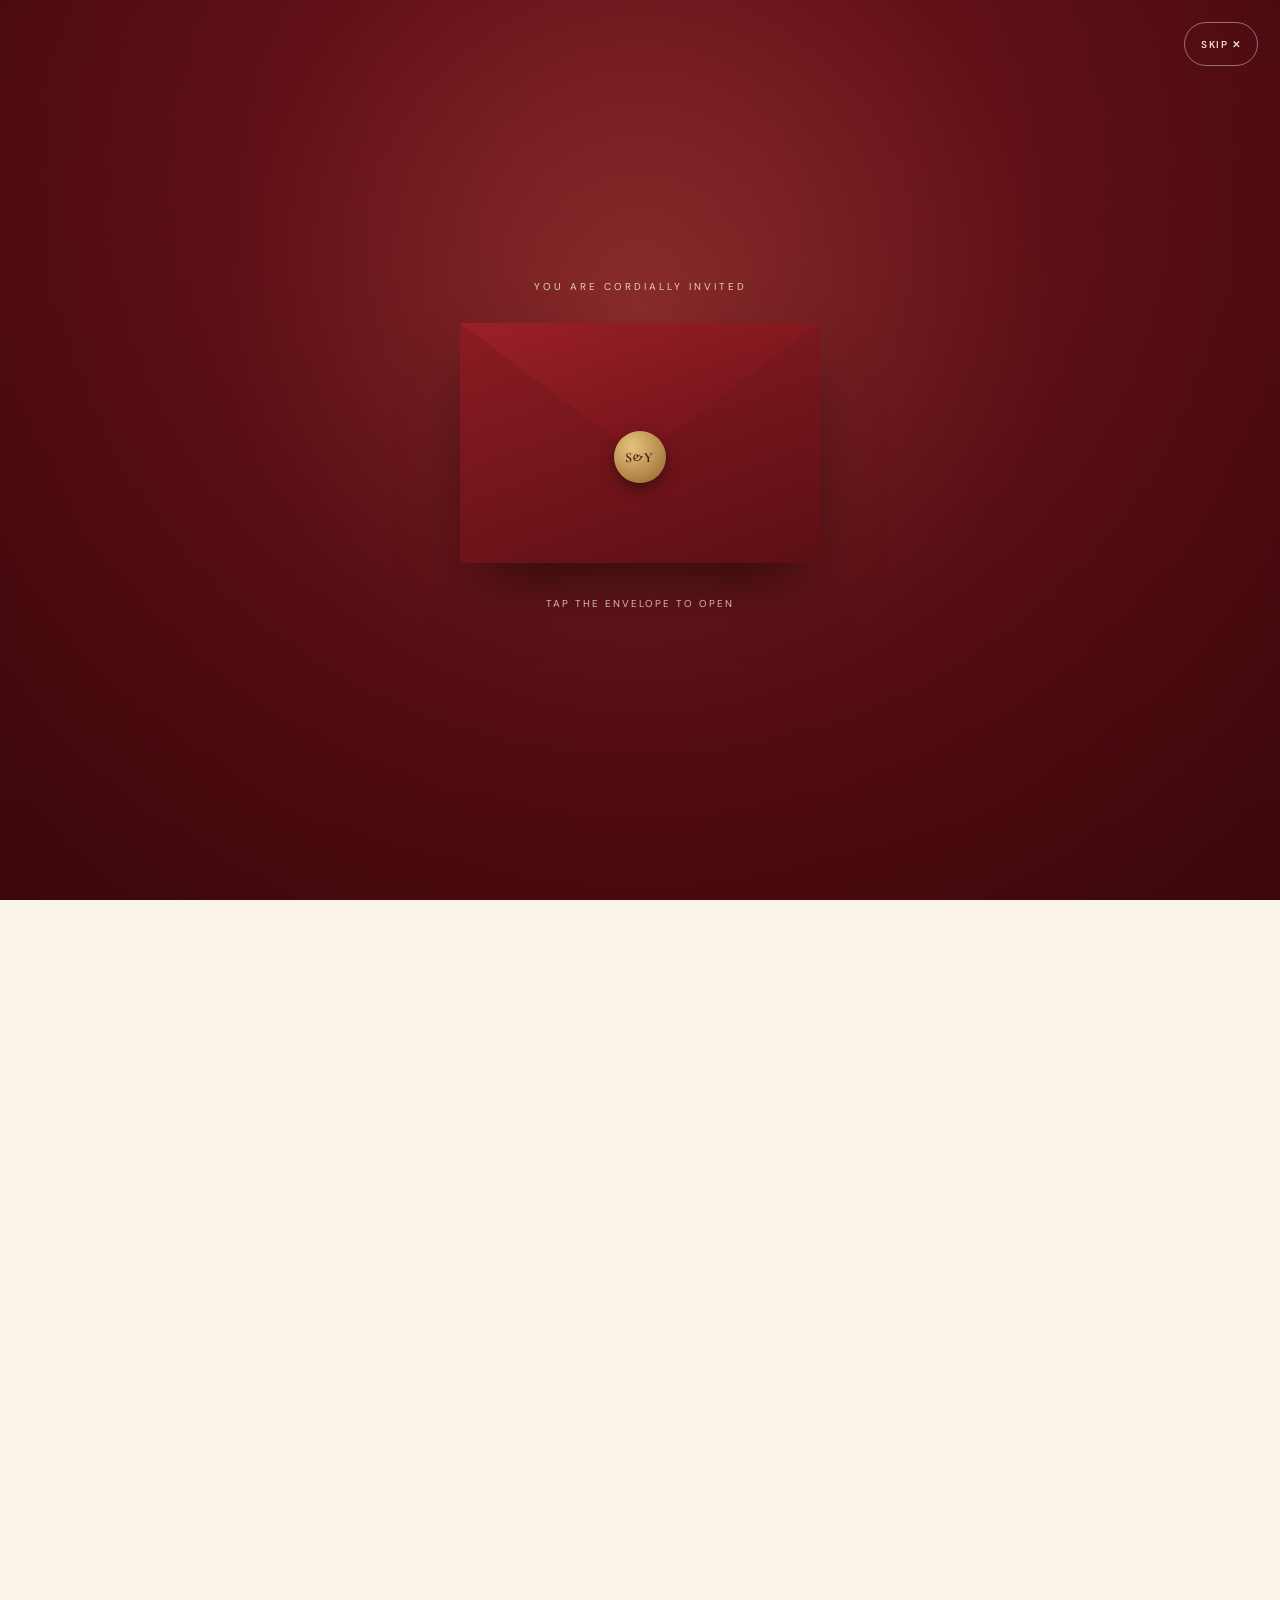
<file: index.html>
<!DOCTYPE html>
<html lang="en" class="gate-lock">
<head>
  <meta charset="UTF-8" />
  <meta name="viewport" content="width=device-width, initial-scale=1.0, viewport-fit=cover" />
  <meta name="theme-color" content="#6b1420" />
  <meta name="description" content="The wedding celebration of Sarwam & Yashna - 14 to 15 November 2026." />
  <title>Sarwam & Yashna - A Celebration of Love</title>
  <link rel="icon" href="assets/favicon.svg" type="image/svg+xml" />
  <link rel="apple-touch-icon" href="assets/favicon.svg" />
  <link rel="preload" href="styles.css" as="style">
  <link rel="stylesheet" href="styles.css">
  <link rel="preload" href="assets/hero-mandala-ring.svg" as="image" type="image/svg+xml">
  <link rel="preconnect" href="https://fonts.googleapis.com">
  <link rel="preconnect" href="https://fonts.gstatic.com" crossorigin>
  <link rel="preload" as="style" href="https://fonts.googleapis.com/css2?family=Cormorant+Garamond:ital,wght@0,400;0,500;0,600;1,400&family=DM+Sans:wght@400;500;600&family=Italiana&family=Tiro+Devanagari+Marathi&display=swap" onload="this.onload=null;this.rel='stylesheet'">
  <noscript><link rel="stylesheet" href="https://fonts.googleapis.com/css2?family=Cormorant+Garamond:ital,wght@0,400;0,500;0,600;1,400&family=DM+Sans:wght@400;500;600&family=Italiana&family=Tiro+Devanagari+Marathi&display=swap"></noscript>
  <style>
    html.gate-lock,body.gate-lock{overflow:hidden;height:100%;height:100dvh}
    .hero{min-height:100dvh;background:linear-gradient(180deg,#3a080e,#6b1420);color:#fff}
    .hero-frame{position:relative;width:min(800px,100vw);aspect-ratio:1;margin:0 auto}
    .hero-logo{position:absolute;top:50%;left:50%;transform:translate(-50%,-50%)}
    @media (max-width:800px){.hero-frame{width:100vw;max-width:none}}
  </style>
  <script>
    if ("scrollRestoration" in history) history.scrollRestoration = "manual";
    if (location.hash) history.replaceState(null, "", location.pathname + location.search);
    scrollTo(0, 0);
  </script>
</head>
<body class="gate-lock">
  <div class="gate" id="gate">
    <div class="gate-bg" aria-hidden="true"></div>
    <button class="gate-skip" id="gateSkip" type="button">Skip ✕</button>
    <div class="gate-inner">
      <p class="gate-eyebrow">You are cordially invited</p>
      <div class="envelope" id="envelope" role="button" tabindex="0" aria-expanded="false" aria-label="Open your wedding invitation">
        <div class="env-body"></div>
        <div class="env-flap"></div>
        <div class="env-seal">S<span>&amp;</span>Y</div>
      </div>
      <p class="gate-cue" id="gateCue">Tap the envelope to open</p>
    </div>
  </div>

  <div class="petal-layer" aria-hidden="true"></div>

  <main>
    <section class="hero" id="home">
      <div class="hero-parallax-bg" aria-hidden="true"></div>
      <div class="hero-frame">
        <div class="hero-mandala-wrap">
          <img class="hero-mandala-ring" src="assets/hero-mandala-ring.svg" alt="" aria-hidden="true" width="640" height="640" decoding="async" fetchpriority="high">
        </div>
        <div class="hero-logo" aria-hidden="true">S<span>&amp;</span>Y</div>
        <div class="hero-content-top">
          <p class="hero-ganesh">श्री गणेशाय नमः</p>
          <p class="eyebrow">WITH THE BLESSINGS OF OUR FAMILIES</p>
        </div>
        <div class="hero-content-bottom">
          <h1>Sarwam <em>&amp;</em> Yashna</h1>
          <p class="hero-subtitle">Two hearts, two traditions, one beautiful beginning.</p>
        </div>
      </div>
    </section>

    <section class="dates section section--saffron" id="dates">
      <div class="section-label">
        <img class="section-icon" src="assets/icons/calendar.svg" alt="" width="22" height="22" loading="lazy" decoding="async">
        <span>Save the Date</span>
      </div>
      <div class="section-heading dates-heading">
        <div>
          <p class="script">One date to remember.</p>
          <h2>Scratch to reveal.</h2>
        </div>
        <p class="heading-note">Scratch twice - lift or pause briefly between strokes.</p>
      </div>

      <div class="scratch-stage">
        <div class="scratch-card" id="scratchCard">
          <span class="scratch-corner scratch-corner--tl" aria-hidden="true"></span>
          <span class="scratch-corner scratch-corner--tr" aria-hidden="true"></span>
          <span class="scratch-corner scratch-corner--bl" aria-hidden="true"></span>
          <span class="scratch-corner scratch-corner--br" aria-hidden="true"></span>
          <div class="scratch-reveal">
            <p class="sr-eyebrow">Save the Date</p>
            <div class="sr-date-block">
              <p class="sr-date">15</p>
              <p class="sr-month">November</p>
              <p class="sr-year">2026</p>
            </div>
            <p class="sr-title">Wedding &amp; Reception</p>
          </div>
          <canvas class="scratch-canvas" aria-label="Scratch to reveal the wedding date"></canvas>
          <div class="scratch-celebrate" id="scratchCelebrate" aria-hidden="true"></div>
        </div>
        <p class="scratch-hint-line" id="scratchHint">Scratch twice - lift or pause briefly between strokes.</p>
        <div class="calendar-actions" id="calendarActions" hidden>
          <button type="button" class="calendar-btn" id="addToCalendar">Add to calendar</button>
        </div>
      </div>

      <div class="dates-countdown" id="datesCountdown">
        <p class="dates-countdown-label" id="datesCountdownLabel">Until we say <em>forever</em></p>
        <div class="dates-timer" id="timer">
          <div class="dates-timer-unit"><strong id="days">00</strong><span>Days</span></div>
          <div class="timer-sep" aria-hidden="true"></div>
          <div class="dates-timer-unit"><strong id="hours">00</strong><span>Hours</span></div>
          <div class="timer-sep" aria-hidden="true"></div>
          <div class="dates-timer-unit"><strong id="minutes">00</strong><span>Minutes</span></div>
          <div class="timer-sep" aria-hidden="true"></div>
          <div class="dates-timer-unit"><strong id="seconds">00</strong><span>Seconds</span></div>
        </div>
      </div>
    </section>

    <div class="toran" aria-hidden="true"><img src="assets/pattern-toran.svg" alt="" loading="lazy" decoding="async"></div>

    <section class="intro section section--ivory" id="story">
      <div class="section-label">
        <img class="section-icon" src="assets/icons/story.svg" alt="" width="22" height="22" loading="lazy" decoding="async">
        <span>01 · Our Story</span>
      </div>
      <div class="intro-grid reveal-on-scroll">
        <div>
          <p class="script">Different roots.<br>The same idea of home.</p>
          <h2>How we found each other.</h2>
        </div>
        <div class="story-copy">
          <p>We both grew up between Maharashtrian, Gujarati, and Malayali homes - and learned early that love lives in the everyday: a festival morning, a meal shared, laughter that fills the whole house.</p>
          <p>When we met, it felt like something we had always known. We cannot wait to celebrate with you.</p>
          <p class="blessing">With love,<br><b>Sarwam &amp; Yashna</b></p>
        </div>
      </div>
    </section>

    <section class="marquee" aria-label="Blessing">
      <div class="marquee-inner">
        <span class="marquee-text">सर्व मंगल मांगल्ये शिवे सर्वार्थ साधिके। शरण्ये त्र्यंबके गौरी नारायणी नमोऽस्तु ते॥ · </span>
        <span class="marquee-text" aria-hidden="true">सर्व मंगल मांगल्ये शिवे सर्वार्थ साधिके। शरण्ये त्र्यंबके गौरी नारायणी नमोऽस्तु ते॥ · </span>
      </div>
    </section>

    <section class="events section section--celebration" id="events">
      <div class="section-label">
        <img class="section-icon" src="assets/icons/events.svg" alt="" width="22" height="22" loading="lazy" decoding="async">
        <span>02 · The Celebrations</span>
      </div>
      <div class="section-heading">
        <div>
          <p class="script">Two days. A hundred memories.</p>
          <h2>Join us for every chapter.</h2>
        </div>
        <p class="heading-note">Pick a day below - times, venues, and directions for each celebration.</p>
      </div>

      <nav class="event-day-nav" aria-label="Choose a celebration day">
        <button type="button" class="event-day-btn" data-day="14" aria-pressed="false">14 Nov</button>
        <button type="button" class="event-day-btn is-active" data-day="15" aria-pressed="true">15 Nov</button>
      </nav>

      <div class="event-timeline">
        <div class="event-group" data-day="14">
          <div class="event-group-list event-group-list--duo">
            <article class="event-card">
              <div class="event-card-head">
                <span class="event-time">9:30 AM onwards</span>
                <span class="event-tag">Sunshine</span>
              </div>
              <div class="event-card-body">
                <h3>Haldi</h3>
                <p>Morning turmeric blessings at the tent area, followed by lunch.</p>
                <div class="event-meta">
                  <p class="event-meta-venue"><strong>Samarambh Lawns</strong> · Tent Area · Thane</p>
                  <a class="event-directions" href="directions.html" target="_blank" rel="noopener noreferrer">Directions →</a>
                </div>
              </div>
            </article>

            <article class="event-card">
              <div class="event-card-head">
                <span class="event-time">6:00 PM onwards</span>
                <span class="event-tag">Music</span>
              </div>
              <div class="event-card-body">
                <h3>Sangeet</h3>
                <p>An evening of music and dance in the first-floor banquet hall.</p>
                <div class="event-meta">
                  <p class="event-meta-venue"><strong>Samarambh Lawns</strong> · Banquet Hall, First Floor · Thane</p>
                  <a class="event-directions" href="directions.html" target="_blank" rel="noopener noreferrer">Directions →</a>
                </div>
              </div>
            </article>
          </div>
        </div>

        <div class="event-group is-active" data-day="15">
          <div class="event-group-list event-group-list--duo">
            <article class="event-card featured">
              <div class="event-card-head">
                <span class="event-time">8:00 AM · Muhurta 12:05 PM</span>
                <span class="event-tag">Forever</span>
              </div>
              <div class="event-card-body">
                <h3>The Wedding</h3>
                <p>Morning rituals from 8 AM, muhurta at 12:05 PM, followed by lunch.</p>
                <div class="event-meta">
                  <p class="event-meta-venue"><strong>Samarambh Lawns</strong> · Thane, Maharashtra</p>
                  <a class="event-directions" href="directions.html" target="_blank" rel="noopener noreferrer">Directions →</a>
                </div>
              </div>
            </article>

            <article class="event-card">
              <div class="event-card-head">
                <span class="event-time">6:30 PM onwards</span>
                <span class="event-tag">Celebrate</span>
              </div>
              <div class="event-card-body">
                <h3>Reception</h3>
                <p>An evening celebration with family and friends, followed by dinner.</p>
                <div class="event-meta">
                  <p class="event-meta-venue"><strong>Samarambh Lawns</strong> · Thane, Maharashtra</p>
                  <a class="event-directions" href="directions.html" target="_blank" rel="noopener noreferrer">Directions →</a>
                </div>
              </div>
            </article>
          </div>
        </div>
      </div>

      <div class="location-flow reveal-on-scroll" id="directions">
        <div class="location-rule" aria-hidden="true"><span>By order of the Marauders</span></div>
        <div class="location-grid">
          <div class="location-map">
            <button type="button" class="location-map-btn" id="mapLightboxOpen" aria-label="Open the Marauder's Map directions">
              <img class="location-map-preview" src="assets/marauders-map-preview.png" alt="Marauder's Map preview - tap to open directions to Samarambh Lawns" width="163" height="290" loading="lazy" decoding="async">
            </button>
            <p class="location-map-hint">Tap to unfold the map</p>
            <p class="location-map-credit">Messrs. Moony, Wormtail, Padfoot &amp; Prongs approve this route.</p>
          </div>
          <div class="location-copy">
            <p class="script">I solemnly swear we're up to forever.</p>
            <p class="location-houses">He's <span class="house-ravenclaw">Ravenclaw</span> - he'll overthink every turn. She's <span class="house-slytherin">Slytherin</span> - she already knows the shortcut.</p>
            <p class="location-spell"><em>Locatum Revelio</em> - if you're lost, tap the map.</p>
            <h2>Samarambh Lawns</h2>
            <p class="location-address">Thane, Maharashtra</p>
            <p class="location-note">Platform 9¾ was booked - the map leads to Samarambh Lawns, Thane instead, where Haldi, Sangeet, Wedding and Reception are held. Routes from Mumbai, Borivali, Ahmedabad and Nashik on the map. No Portkeys. Floo Network offline. Owls politely declined at the gate.</p>
            <div class="location-actions">
              <a class="event-directions location-maps-link" href="directions.html" target="_blank" rel="noopener noreferrer">Muggle navigation →</a>
              <div class="location-qr">
                <a class="location-qr-link" href="directions.html" target="_blank" rel="noopener noreferrer" aria-label="Open directions to Samarambh Lawns in Maps">
                  <img src="assets/samarambh-qr.png" alt="QR code for Samarambh Lawns directions - tap or scan to open in Maps" width="120" height="120" decoding="async">
                </a>
                <p>Floo offline - tap or scan for directions</p>
              </div>
            </div>
          </div>
        </div>
      </div>
    </section>

    <div class="map-lightbox" id="mapLightbox" hidden role="dialog" aria-modal="true" aria-label="Directions map">
      <button type="button" class="map-lightbox-close" aria-label="Close map">✕</button>
      <img class="map-lightbox-full" src="assets/marauders-map.png" alt="Full directions map to Samarambh Lawns, Thane">
    </div>

    <div class="toran toran--flip" aria-hidden="true"><img src="assets/pattern-toran.svg" alt="" loading="lazy" decoding="async"></div>

    <section class="quote section section--quote">
      <div class="quote-mark">“</div>
      <blockquote class="reveal-on-scroll">Two families. Two cultures.<br><em>One forever.</em></blockquote>
      <p>- Sarwam &amp; Yashna</p>
    </section>

    <div class="toran toran--soft" aria-hidden="true"><img src="assets/pattern-toran.svg" alt="" loading="lazy" decoding="async"></div>

    <section class="gallery section section--rose" id="gallery">
      <div class="section-label">
        <img class="section-icon" src="assets/icons/gallery.svg" alt="" width="22" height="22" loading="lazy" decoding="async">
        <span>03 · Moments</span>
      </div>
      <div class="section-heading">
        <div>
          <p class="script">Captured with love.</p>
          <h2>Our little gallery.</h2>
        </div>
        <p class="heading-note">A stack of memories - tap, click, or swipe to flip through. Share yours with <b>#SarwamAndYashna</b>.</p>
      </div>
      <div class="flipbook reveal-on-scroll" id="galleryFlipbook">
        <div class="flipbook-stage" aria-live="polite">
          <figure class="flipbook-card">
            <img src="assets/gallery-01.png" alt="Sarwam and Yashna with a guitar on the balcony" width="800" height="1067" decoding="async">
          </figure>
          <figure class="flipbook-card">
            <img src="assets/gallery-02.png" alt="Sarwam and Yashna embracing by the waterfront" width="800" height="1067" loading="lazy" decoding="async">
          </figure>
          <figure class="flipbook-card">
            <img src="assets/gallery-03.png" alt="Sarwam and Yashna playing video games together" width="800" height="1067" loading="lazy" decoding="async">
          </figure>
          <figure class="flipbook-card">
            <img src="assets/gallery-04.png" alt="Sarwam and Yashna at the Gateway of India" width="800" height="1067" loading="lazy" decoding="async">
          </figure>
          <figure class="flipbook-card">
            <img src="assets/gallery-05.png" alt="Sarwam and Yashna reading a comic book together" width="800" height="1067" loading="lazy" decoding="async">
          </figure>
          <figure class="flipbook-card">
            <img src="assets/gallery-06.png" alt="Sarwam and Yashna under a starry light projection" width="800" height="1067" loading="lazy" decoding="async">
          </figure>
          <figure class="flipbook-card">
            <img src="assets/gallery-07.png" alt="Sarwam and Yashna on a wooden staircase" width="800" height="1067" loading="lazy" decoding="async">
          </figure>
          <figure class="flipbook-card">
            <img src="assets/gallery-08.png" alt="Sarwam and Yashna dancing together" width="800" height="1067" loading="lazy" decoding="async">
          </figure>
        </div>
        <div class="flipbook-ui">
          <button class="flipbook-btn flipbook-prev" type="button" aria-label="Previous photo">‹</button>
          <div class="flipbook-meta">
            <span class="flipbook-count"><span class="flipbook-current">1</span> / <span class="flipbook-total">8</span></span>
          </div>
          <button class="flipbook-btn flipbook-next" type="button" aria-label="Next photo">›</button>
        </div>
        <div class="flipbook-dots" aria-hidden="true"></div>
      </div>
    </section>

    <div class="toran" aria-hidden="true"><img src="assets/pattern-toran.svg" alt="" loading="lazy" decoding="async"></div>
  </main>

  <footer>
    <div class="footer-monogram">S<span>&</span>Y</div>
    <p>Made with love for <b>Sarwam &amp; Yashna</b></p>
    <p class="footer-hashtag">#SarwamAndYashna</p>
    <p class="footer-date">15 November 2026</p>
  </footer>

  <audio id="siteMusic" class="site-music" loop preload="auto" playsinline webkit-playsinline src="assets/until-i-found-you.mp3"></audio>
  <button type="button" class="music-toggle" id="musicToggle" hidden aria-pressed="false" aria-label="Turn music off">
    <span class="music-toggle-icon music-toggle-icon--on" aria-hidden="true">
      <svg width="18" height="18" viewBox="0 0 24 24" fill="none" stroke="currentColor" stroke-width="1.8" stroke-linecap="round" stroke-linejoin="round"><path d="M9 18V5l12-2v13"/><circle cx="6" cy="18" r="3"/><circle cx="18" cy="16" r="3"/></svg>
    </span>
    <span class="music-toggle-icon music-toggle-icon--off" aria-hidden="true" hidden>
      <svg width="18" height="18" viewBox="0 0 24 24" fill="none" stroke="currentColor" stroke-width="1.8" stroke-linecap="round" stroke-linejoin="round"><path d="M9 18V5l12-2v13"/><circle cx="6" cy="18" r="3"/><circle cx="18" cy="16" r="3"/><line x1="2" y1="2" x2="22" y2="22"/></svg>
    </span>
    <span class="music-toggle-label">Music</span>
  </button>

  <script src="script.js" defer></script>
</body>
</html>
</file>
<file: styles.css>
:root{
  --maroon:#6b1420;--deep:#4a0a10;--cream:#faf4e8;--paper:#fffaf1;--ink:#2d201c;
  --gold:#c9923a;--gold-light:#e8c878;--muted:#7a665c;--line:rgba(74,10,16,.14);
  --saffron:#e8913a;--saffron-soft:#fdf0e0;--turmeric:#d4a017;--turmeric-soft:#f9efd4;
  --terracotta:#b85a4a;--blush:#fdf0e8;--rose:#c45c6a;--rose-soft:#fceef0;
  --serif:"Cormorant Garamond",Georgia,serif;--display:"Italiana",Georgia,serif;--sans:"DM Sans",Arial,sans-serif;
  --devanagari:"Tiro Devanagari Marathi",Georgia,serif;
}
*{box-sizing:border-box}html{scroll-behavior:smooth;-webkit-text-size-adjust:100%;text-size-adjust:100%}
body{margin:0;background:var(--cream);color:var(--ink);font-family:var(--sans);overflow-x:hidden;position:relative;z-index:1;-webkit-tap-highlight-color:transparent}
button,input,select,textarea,a{touch-action:manipulation}
body:before{content:"";position:fixed;inset:0;pointer-events:none;opacity:.18;background-image:radial-gradient(rgba(107,20,32,.09) .6px,transparent .6px);background-size:8px 8px;z-index:0}
main{position:relative;z-index:1}
a{color:inherit;text-decoration:none}
.hero{min-height:100dvh;background:linear-gradient(180deg,rgba(40,4,8,.15),rgba(40,4,8,.55)),radial-gradient(ellipse at 50% 30%,#a83240 0%,#6b1420 45%,#3a080e 100%);color:#fff;display:flex;flex-direction:column;align-items:center;justify-content:center;text-align:center;position:relative;padding:80px 20px 80px;overflow:hidden;content-visibility:visible}
.hero:before{content:"";position:absolute;inset:0;background:radial-gradient(circle at 15% 18%,rgba(232,145,58,.18),transparent 28%),radial-gradient(circle at 85% 78%,rgba(212,160,23,.12),transparent 30%);pointer-events:none}
.hero-parallax-bg{position:absolute;inset:-25%;pointer-events:none;z-index:0;background:radial-gradient(ellipse at 45% 35%,rgba(232,145,58,.28),transparent 52%),radial-gradient(ellipse at 72% 68%,rgba(212,160,23,.18),transparent 48%)}
.hero-frame{position:relative;display:flex;align-items:center;justify-content:center;width:min(800px,100vw);aspect-ratio:1;margin:0 auto;z-index:2;--hero-logo-size:72px;--hero-logo-gap:18px;--hero-top-lift:48px;--hero-bottom-lift:36px}
.hero-mandala-wrap{position:absolute;inset:-12%}
.hero-mandala-ring{position:absolute;inset:0;width:100%;height:100%;object-fit:contain;pointer-events:none;transform-origin:50% 50%;will-change:transform;animation:mandalaSpin 140s linear infinite}
@keyframes mandalaSpin{to{transform:rotate(360deg)}}
.hero-logo{position:absolute;top:50%;left:50%;z-index:3;width:var(--hero-logo-size);height:var(--hero-logo-size);margin:0;border-radius:50%;background:radial-gradient(circle at 35% 30%,#f0d080,#c9923a 55%,#9a6f28);display:flex;align-items:center;justify-content:center;font:600 20px var(--serif);color:#4a0a10;letter-spacing:1px;box-shadow:0 12px 28px rgba(0,0,0,.35),inset 0 0 0 2px rgba(255,240,210,.35);transform:translate(-50%,-50%)}
.hero-logo span{font-family:var(--display);font-size:.8em}
.hero-content-top,.hero-content-bottom{position:absolute;left:50%;transform:translateX(-50%);width:68%;max-width:420px;text-align:center;z-index:2}
.hero-content-top{bottom:calc(50% + (var(--hero-logo-size) * 0.5) + var(--hero-logo-gap) + var(--hero-top-lift))}
.hero-content-bottom{top:calc(50% + (var(--hero-logo-size) * 0.5) + var(--hero-logo-gap) + var(--hero-bottom-lift));display:flex;flex-direction:column;align-items:center}
.hero-ganesh{font:italic clamp(24px,3.8vw,32px) var(--devanagari);letter-spacing:1px;margin:0 0 14px;color:#f5e0a8;line-height:1.35}
.hero-content-top .eyebrow{font-size:clamp(10px,1.6vw,12px);letter-spacing:3px;margin:0;color:#f0d9a8;line-height:1.5;max-width:320px;margin-inline:auto}
.hero h1{font:500 clamp(42px,9vw,72px)/1 var(--display);margin:0;letter-spacing:-1px;text-shadow:0 4px 24px rgba(0,0,0,.2);white-space:nowrap}
.hero h1 em{font-family:var(--serif);font-size:.55em;color:var(--gold-light);font-style:italic;vertical-align:middle}
.hero-subtitle{font:500 clamp(16px,3.2vw,20px)/1.45 var(--serif);margin:20px 0 0;color:#faf0dc;max-width:320px;text-align:center}
.section{position:relative;padding:115px 7vw;max-width:none;width:100%;margin:0;overflow:hidden}
.section-parallax-bg{display:none}
.section::before,.section::after{content:"";position:absolute;width:min(560px,85vw);aspect-ratio:1;top:50%;transform:translateY(-50%);opacity:.09;pointer-events:none;z-index:0;background:url("assets/pattern-mandala.svg") center/contain no-repeat}
.section::before{right:-6%}
.section::after{left:-6%}
.section--turmeric::before,.section--turmeric::after{opacity:.12;filter:brightness(2)}
.reveal-on-scroll{opacity:0;transition:opacity .75s ease}
.reveal-on-scroll.is-visible{opacity:1}
.section-label{position:relative;z-index:1;display:inline-flex;align-items:center;gap:12px;font-size:10px;letter-spacing:2.8px;color:var(--maroon);font-weight:600;margin-bottom:55px;text-transform:uppercase}
.section-label--light{color:var(--gold-light)}
.section-icon{width:36px;height:36px;padding:7px;border-radius:50%;background:rgba(201,146,58,.12);border:1px solid rgba(201,146,58,.25);color:var(--maroon)}
.section-label--light .section-icon{background:rgba(255,255,255,.1);border-color:rgba(232,200,120,.35);color:var(--gold-light)}
.toran{line-height:0;background:linear-gradient(180deg,var(--cream),#f5ebe0);padding:6px 0}
.toran img{width:100%;height:52px;object-fit:cover;opacity:.9}
.toran--soft{background:linear-gradient(180deg,#fdf6f4,var(--cream));padding:4px 0}
.toran--soft img{height:40px;opacity:.55}
.toran--flip img{transform:scaleX(-1)}
.petal-layer{position:fixed;inset:0;pointer-events:none;z-index:40;overflow:hidden}
.petal{position:absolute;top:-20px;width:10px;height:14px;border-radius:50% 50% 50% 0;background:var(--petal-color,#e8913a);opacity:var(--petal-opacity,.48);animation:petalFall var(--fall-dur,16s) linear var(--fall-delay,0s) infinite;transform:rotate(var(--petal-rot,20deg)) scale(var(--petal-scale,1));will-change:transform}
@keyframes petalFall{0%{transform:translateY(-5vh) rotate(var(--petal-rot,20deg)) scale(var(--petal-scale,1)) translateX(0)}100%{transform:translateY(105vh) rotate(calc(var(--petal-rot,20deg) + 180deg)) scale(var(--petal-scale,1)) translateX(var(--petal-drift,30px))}}
.section--saffron{background:linear-gradient(180deg,var(--saffron-soft) 0%,var(--cream) 100%)}
.section--saffron .script{color:#b85a20}
.section--saffron .section-icon{background:rgba(232,145,58,.15);border-color:rgba(232,145,58,.3);color:#c45c26}
.section--ivory{background:linear-gradient(135deg,var(--blush) 0%,var(--cream) 55%,#fdf6ee 100%)}
.section--ivory .script{color:var(--terracotta)}
.section--ivory .section-icon{background:rgba(184,90,74,.1);border-color:rgba(184,90,74,.22);color:var(--terracotta)}
.section--celebration{background:linear-gradient(180deg,#fdf8f2 0%,#f8efe4 100%)}
.section--celebration .section-icon{background:rgba(107,20,32,.08);border-color:rgba(107,20,32,.18)}
.section--quote{background:linear-gradient(180deg,var(--cream) 0%,var(--blush) 48%,#fdf6ee 100%)}
.section--quote::before,.section--quote::after{opacity:.08}
.section--quote .quote-mark{color:rgba(107,20,32,.14)}
.section--quote blockquote{color:var(--maroon)}
.section--quote blockquote em{font-family:var(--serif);color:var(--gold);font-style:italic}
.section--quote>p:last-child{color:var(--maroon);opacity:.72;font-family:var(--sans)}
.section--turmeric{background:linear-gradient(135deg,#f5e6b8 0%,var(--turmeric-soft) 50%,#f9efd4 100%)}
.section--turmeric .quote-mark,.section--turmeric blockquote em{color:#a06810}
.section--rose{background:linear-gradient(180deg,var(--rose-soft) 0%,#fdf6f4 100%)}
.section--rose .script{color:var(--rose)}
.section--rose .section-icon{background:rgba(196,92,106,.12);border-color:rgba(196,92,106,.25);color:var(--rose)}
.intro .section-label{max-width:1300px;margin-left:auto;margin-right:auto}
.intro-grid{display:grid;grid-template-columns:1.15fr .85fr;gap:10vw;align-items:start;position:relative;z-index:1;max-width:1300px;margin-left:auto;margin-right:auto}
.script{font:600 clamp(27px,3vw,44px)/1 var(--serif);font-style:italic;color:var(--maroon);margin:0 0 12px}.intro h2,.section-heading h2,.location-copy h2{font:500 clamp(45px,6vw,78px)/.9 var(--display);margin:0;letter-spacing:-1px}.story-copy{font:400 17px/1.8 var(--serif);color:#5d4c47}.story-copy p{margin:0 0 22px}.blessing{padding-top:14px;color:var(--maroon)!important;font-style:italic}
.marquee{overflow:hidden;white-space:nowrap;background:linear-gradient(90deg,var(--maroon),#8a2030,var(--maroon));color:#f5e6c8;padding:20px 0;font:500 clamp(15px,2.8vw,18px) var(--devanagari);letter-spacing:1px}
.marquee-inner{display:flex;width:max-content;animation:marquee 22s linear infinite}
.marquee-text{flex:none;padding-right:100vw}
@keyframes marquee{to{transform:translateX(-50%)}}
.events{max-width:none;width:100%}.events .section-label,.events .section-heading,.events .event-day-nav,.events .event-timeline,.events .location-flow{max-width:980px;margin-left:auto;margin-right:auto}.events .section-heading{margin-bottom:28px}.section-heading{display:flex;justify-content:space-between;align-items:end;gap:40px;margin-bottom:60px;position:relative;z-index:1}.heading-note{max-width:300px;color:var(--muted);font:15px/1.6 var(--serif)}
.event-day-nav{display:flex;gap:10px;flex-wrap:nowrap;overflow-x:auto;margin-bottom:24px;padding-bottom:4px;-webkit-overflow-scrolling:touch;scrollbar-width:none;position:relative;z-index:1}
.event-day-nav::-webkit-scrollbar{display:none}
.event-day-btn{flex:none;font:600 11px var(--sans);letter-spacing:1.5px;text-transform:uppercase;padding:11px 20px;min-height:44px;border-radius:999px;border:1px solid rgba(201,146,58,.35);background:var(--paper);color:var(--maroon);cursor:pointer;font-family:var(--sans);transition:background .2s,color .2s,border-color .2s,transform .2s;-webkit-tap-highlight-color:transparent}
.event-day-btn:hover{border-color:rgba(201,146,58,.65);transform:translateY(-1px)}
.event-day-btn.is-active{background:var(--maroon);color:#fff;border-color:var(--maroon)}
.event-timeline{position:relative;z-index:1;min-height:0}
.event-group{display:none}
.event-group.is-active{display:block;animation:eventDayIn .3s ease}
@keyframes eventDayIn{from{opacity:0;transform:translateY(8px)}to{opacity:1;transform:none}}
.event-group-list{display:grid;gap:14px}
@media(min-width:769px){.event-group-list--duo{grid-template-columns:repeat(2,minmax(0,1fr))}}
.event-card{background:var(--paper);border:1px solid rgba(201,146,58,.2);border-radius:14px;padding:20px 22px;transition:transform .25s ease,box-shadow .25s ease,border-color .25s ease;box-shadow:0 8px 24px -16px rgba(107,20,32,.2);opacity:1!important}
.event-card:hover{transform:translateY(-2px);box-shadow:0 18px 36px -24px rgba(107,20,32,.45);border-color:rgba(201,146,58,.4)}
.event-card.featured{background:linear-gradient(135deg,#6b1420,#8a2030);border-color:rgba(232,200,120,.3);color:#fff;box-shadow:0 20px 40px -22px rgba(74,10,16,.55)}
.event-card.featured:hover{box-shadow:0 24px 48px -20px rgba(79,13,19,.75)}
.event-card-head{display:flex;align-items:center;justify-content:space-between;gap:12px;margin-bottom:12px}
.event-time{font:600 10px var(--sans);letter-spacing:2px;text-transform:uppercase;color:var(--gold)}
.event-tag{font:600 9px var(--sans);letter-spacing:2px;text-transform:uppercase;color:var(--maroon);background:rgba(125,24,32,.08);padding:6px 10px;border-radius:20px}
.event-card.featured .event-tag{color:#e0bc78;background:rgba(255,255,255,.12)}
.event-card-body h3{font:600 26px/1.05 var(--serif);margin:0 0 8px;color:var(--deep)}
.event-card-body p{font:14px/1.6 var(--serif);color:#705f58;margin:0 0 14px}
.event-card.featured .event-card-body h3{color:#fff}
.event-card.featured .event-card-body p{color:#f1ddd0}
.event-meta{display:flex;align-items:center;justify-content:space-between;gap:12px;flex-wrap:wrap;padding-top:12px;border-top:1px solid rgba(201,146,58,.22)}
.event-meta-venue{font:14px/1.45 var(--serif);color:var(--muted);margin:0}
.event-meta-venue strong{color:var(--deep);font-weight:600}
.event-directions{display:inline-flex;align-items:center;gap:6px;font:600 10px var(--sans);letter-spacing:1.5px;text-transform:uppercase;color:var(--maroon);border-bottom:1px solid rgba(125,24,32,.28);padding-bottom:2px;transition:color .2s,border-color .2s;white-space:nowrap}
.event-directions:hover{color:var(--gold);border-color:var(--gold)}
.event-card.featured .event-meta{border-color:rgba(255,255,255,.16)}
.event-card.featured .event-meta-venue{color:#e8d4c4}
.event-card.featured .event-meta-venue strong{color:#fff}
.event-card.featured .event-directions{color:#e0bc78;border-color:rgba(224,188,120,.45)}
.event-card.featured .event-directions:hover{color:#fff;border-color:#fff}
@media(min-width:769px){.event-day-nav{justify-content:center;flex-wrap:wrap;overflow:visible}}
@media(min-width:801px) and (max-width:1100px){
 .location-grid{grid-template-columns:1fr;justify-items:center;text-align:center}
 .location-map{margin:0 auto}
 .location-copy{display:flex;flex-direction:column;align-items:center}
 .location-houses,.location-note,.location-actions{max-width:480px}
 .location-actions{justify-content:center}
 .location-qr{margin-left:0}
}
.quote{max-width:none;text-align:center;padding-top:150px;padding-bottom:150px;position:relative;z-index:1}.quote-mark{font:100px/0.5 var(--serif);color:var(--gold)}blockquote{font:500 clamp(45px,7vw,85px)/.88 var(--display);margin:25px 0;color:var(--deep)}blockquote em{font-family:var(--serif);color:var(--maroon)}.quote>p:last-child{font-size:10px;letter-spacing:3px;text-transform:uppercase;color:var(--muted)}
.gallery{max-width:none;width:100%;position:relative;z-index:1}.gallery .section-label,.gallery .section-heading,.gallery .flipbook{max-width:720px;margin-left:auto;margin-right:auto}.flipbook{display:flex;flex-direction:column;align-items:center;gap:28px;outline:none}
.flipbook:focus-visible .flipbook-stage{box-shadow:0 0 0 3px rgba(125,24,32,.2)}
.flipbook-stage{position:relative;width:min(400px,86vw);aspect-ratio:3/4;margin:0 auto 8px;perspective:1400px;touch-action:manipulation;cursor:pointer}
.flipbook-card{position:absolute;inset:0;margin:0;border-radius:12px;overflow:hidden;background:#decfbb;box-shadow:0 22px 48px -18px rgba(107,20,32,.38);transform-origin:left center;transition:transform .5s cubic-bezier(.4,0,.2,1),opacity .5s ease;will-change:transform,opacity;border:2px solid rgba(232,200,120,.35)}
.flipbook-card img{width:100%;height:100%;display:block;object-fit:cover;pointer-events:none}
.flipbook-card::after{content:"";position:absolute;inset:0;box-shadow:inset 0 0 0 1px rgba(255,255,255,.22);border-radius:12px;pointer-events:none}
.flipbook-card.stack-0{z-index:5;transform:translate(0,0) rotate(0deg) scale(1);opacity:1}
.flipbook-card.stack-1{z-index:4;transform:translate(14px,16px) rotate(4deg) scale(.97);opacity:.92}
.flipbook-card.stack-2{z-index:3;transform:translate(26px,30px) rotate(-3deg) scale(.94);opacity:.84}
.flipbook-card.stack-3{z-index:2;transform:translate(38px,42px) rotate(2.5deg) scale(.91);opacity:.76}
.flipbook-card.stack-hidden{z-index:1;transform:translate(50px,54px) rotate(0deg) scale(.88);opacity:0;pointer-events:none}
.flipbook-card.is-flipping-out{animation:flipbookOut .65s cubic-bezier(.45,.05,.2,1) forwards;z-index:10;pointer-events:none}
.flipbook-card.is-flipping-in{animation:flipbookIn .65s cubic-bezier(.45,.05,.2,1) forwards;z-index:10;pointer-events:none}
@keyframes flipbookOut{0%{transform:translate(0,0) rotateY(0) scale(1);opacity:1}100%{transform:translate(-115%,-4%) rotateY(-82deg) scale(.96);opacity:0}}
@keyframes flipbookIn{0%{transform:translate(-115%,-4%) rotateY(82deg) scale(.96);opacity:0}100%{transform:translate(0,0) rotateY(0) scale(1);opacity:1}}
.flipbook-ui{display:flex;align-items:center;justify-content:center;gap:22px;width:100%;max-width:400px}
.flipbook-btn{flex:none;width:44px;height:44px;border-radius:50%;border:1px solid var(--line);background:var(--paper);color:var(--maroon);font:500 28px/1 var(--serif);cursor:pointer;transition:transform .2s,background .2s,border-color .2s}
.flipbook-btn:hover:not(:disabled){background:var(--maroon);color:#fff;border-color:var(--maroon);transform:scale(1.05)}
.flipbook-btn:disabled{opacity:.35;cursor:not-allowed}
.flipbook-meta{flex:1;text-align:center;min-width:0}
.flipbook-count{font:600 10px var(--sans);letter-spacing:2px;color:var(--muted);text-transform:uppercase}
.flipbook-dots{display:flex;gap:8px;justify-content:center}
.flipbook-dot{width:7px;height:7px;border-radius:50%;background:rgba(125,24,32,.2);border:0;padding:0;cursor:pointer;transition:transform .2s,background .2s}
.flipbook-dot.is-active{background:var(--maroon);transform:scale(1.25)}
@media(prefers-reduced-motion:reduce){.flipbook-card{transition-duration:.15s!important}.flipbook-card.is-flipping-out,.flipbook-card.is-flipping-in{animation-duration:.2s!important}}
.location-flow{position:relative;z-index:1;margin-top:52px;padding-top:44px}
.location-rule{display:flex;align-items:center;gap:18px;margin:0 0 36px;font:600 10px var(--sans);letter-spacing:2.6px;text-transform:uppercase;color:var(--muted)}
.location-rule::before,.location-rule::after{content:"";flex:1;height:1px;background:linear-gradient(90deg,transparent,rgba(201,146,58,.35),transparent)}
.location-rule span{flex:none;color:var(--maroon);padding:0 4px}
.location-grid{display:grid;grid-template-columns:auto minmax(0,1fr);gap:clamp(28px,4vw,48px);align-items:center}
.location-map{text-align:center;width:min(200px,42vw);max-width:200px;margin:0}
.location-map-btn{display:block;width:100%;padding:10px;border:1px solid rgba(201,146,58,.22);border-radius:14px;background:var(--paper);cursor:pointer;overflow:hidden;transition:transform .25s ease,box-shadow .25s ease,border-color .25s ease;box-shadow:0 8px 24px -16px rgba(107,20,32,.2)}
.location-map-btn:hover{transform:translateY(-2px);border-color:rgba(201,146,58,.4);box-shadow:0 18px 36px -24px rgba(107,20,32,.35)}
.location-map-preview{width:100%;max-width:200px;height:auto;display:block;margin:0 auto;vertical-align:middle}
.location-map-hint{margin:10px 0 0;font:600 9px var(--sans);letter-spacing:1.8px;text-transform:uppercase;color:var(--muted)}
.location-map-credit{margin:8px 0 0;font:italic 12px/1.45 var(--serif);color:#8a7568;max-width:200px;margin-inline:auto}
.location-copy{padding:4px 0}
.location-houses{font:italic 16px/1.55 var(--serif);color:#6c5b54;margin:0 0 10px;max-width:420px}
.location-spell{font:600 13px var(--serif);color:var(--gold);margin:0 0 14px;letter-spacing:.3px}
.location-spell em{font-style:italic;color:#9a6f28}
.house-ravenclaw{color:#2a3f7a;font-style:normal;font-weight:600}
.house-slytherin{color:#1f5c3f;font-style:normal;font-weight:600}
.location-copy h2{font-size:clamp(38px,5vw,56px);margin:10px 0 8px}
.location-address{font:600 17px/1.4 var(--serif);color:var(--deep);margin:0 0 12px}
.location-note{font:15px/1.65 var(--serif);color:#705f58;margin:0 0 22px;max-width:400px}
.location-actions{display:flex;align-items:center;gap:24px;flex-wrap:wrap;padding-top:18px;border-top:1px solid rgba(201,146,58,.22)}
.location-maps-link{margin:0;font-size:10px}
.location-qr{display:flex;align-items:center;gap:12px;margin-left:auto}
.location-qr-link{display:block;flex-shrink:0;line-height:0;-webkit-tap-highlight-color:transparent}
.location-qr-link:focus-visible{outline:2px solid var(--gold);outline-offset:3px;border-radius:10px}
.location-qr img{width:96px;height:96px;border-radius:8px;border:1px solid rgba(201,146,58,.22);background:#fff;padding:6px;image-rendering:pixelated;image-rendering:crisp-edges}
.location-qr p{margin:0;font:600 9px var(--sans);letter-spacing:1.5px;text-transform:uppercase;color:var(--muted);max-width:72px;line-height:1.4}
.map-lightbox{position:fixed;inset:0;z-index:200;display:flex;align-items:center;justify-content:center;padding:max(16px,env(safe-area-inset-top,0px)) max(16px,env(safe-area-inset-right,0px)) max(16px,env(safe-area-inset-bottom,0px)) max(16px,env(safe-area-inset-left,0px));background:rgba(26,8,10,.92);backdrop-filter:blur(6px)}
.map-lightbox[hidden]{display:none}
.map-lightbox-full{max-width:100%;max-height:100%;width:auto;height:auto;object-fit:contain;border-radius:6px;box-shadow:0 24px 64px rgba(0,0,0,.5)}
.map-lightbox-close{position:absolute;top:max(16px,env(safe-area-inset-top,0px));right:max(16px,env(safe-area-inset-right,0px));width:44px;height:44px;min-width:44px;min-height:44px;border:1px solid rgba(255,255,255,.35);border-radius:50%;background:rgba(255,255,255,.12);color:#fff;font-size:18px;cursor:pointer;transition:background .2s;-webkit-tap-highlight-color:transparent}
.map-lightbox-close:hover{background:rgba(255,255,255,.22)}
body.map-lightbox-open{overflow:hidden;position:fixed;width:100%;left:0;right:0;overscroll-behavior:none}
html.map-lightbox-open{overflow:hidden;overscroll-behavior:none}
.outline-button{display:inline-flex;align-items:center;gap:18px;border:1px solid var(--maroon);background:transparent;color:var(--maroon);padding:14px 22px;border-radius:2px;text-transform:uppercase;letter-spacing:1.8px;font-size:10px;margin-top:12px;cursor:pointer;transition:background .2s,color .2s,border-color .2s}
.outline-button:hover{background:var(--maroon);color:#fff;border-color:var(--maroon)}
footer{background:linear-gradient(180deg,#3a080e,#2a0508);color:#e8d4bc;text-align:center;padding:65px 20px;position:relative;z-index:1}
.site-music{display:none}
.music-toggle{position:fixed;z-index:1001;right:max(16px,env(safe-area-inset-right,0px));bottom:max(16px,env(safe-area-inset-bottom,0px));display:inline-flex;align-items:center;gap:8px;padding:10px 14px;min-height:44px;border:1px solid rgba(201,146,58,.38);border-radius:999px;background:rgba(255,250,241,.94);color:var(--maroon);font:600 9px var(--sans);letter-spacing:1.6px;text-transform:uppercase;cursor:pointer;box-shadow:0 10px 28px -14px rgba(74,10,16,.45);backdrop-filter:blur(6px);-webkit-tap-highlight-color:transparent;touch-action:manipulation;transition:background .2s,border-color .2s,transform .2s}
.music-toggle:hover{border-color:rgba(201,146,58,.65);transform:translateY(-1px)}
.music-toggle.is-muted{color:var(--muted);border-color:rgba(122,102,92,.28);background:rgba(255,250,241,.88)}
.music-toggle.is-paused{border-color:var(--maroon);animation:musicPulse 2s ease-in-out infinite}
@keyframes musicPulse{0%,100%{box-shadow:0 10px 28px -14px rgba(74,10,16,.45)}50%{box-shadow:0 10px 28px -10px rgba(107,20,32,.55)}}
.music-toggle-icon{display:flex;align-items:center;justify-content:center}
.music-toggle[hidden]{display:none!important}
.footer-monogram{font:600 44px var(--serif);letter-spacing:3px;color:#fff}.footer-monogram span{color:var(--gold-light)}.footer p{font:14px var(--serif)}.footer-hashtag{font:600 11px var(--sans)!important;letter-spacing:2px;color:var(--gold-light)!important;margin:10px 0 6px}.footer-date{font-size:9px!important;letter-spacing:3px;color:var(--gold)!important}
@media(max-width:800px){
 .hero{min-height:100dvh;padding:max(24px,env(safe-area-inset-top,0px)) 0 max(36px,env(safe-area-inset-bottom,0px))}
 .hero-frame{width:100vw;max-width:none;--hero-logo-size:clamp(64px,17vw,76px);--hero-logo-gap:clamp(10px,3vw,16px);--hero-top-lift:clamp(36px,8vw,52px);--hero-bottom-lift:clamp(24px,6vw,40px)}
 .hero-mandala-wrap{inset:-14%}
 .hero h1{font-size:clamp(44px,11.5vw,58px);white-space:normal;line-height:.95}
 .hero-logo{font-size:clamp(18px,4.8vw,22px)}.hero-ganesh{font-size:clamp(22px,5.5vw,28px);margin-bottom:clamp(10px,2.5vw,14px)}
 .hero-content-top,.hero-content-bottom{width:92%;max-width:none}
 .hero-content-top .eyebrow{font-size:clamp(10px,2.8vw,12px);letter-spacing:2.5px;max-width:none}
 .hero-subtitle{font-size:clamp(16px,4.2vw,20px);max-width:92%;margin-top:clamp(14px,3vw,20px)}
 .section{padding:85px 22px}.intro-grid,.location-grid{grid-template-columns:1fr;gap:28px}.location-map{width:min(180px,52vw);margin:0 auto}.location-map-credit{max-width:min(280px,88vw)}.location-flow{margin-top:40px;padding-top:32px}.location-copy{padding:0}.location-copy h2{font-size:42px}.location-actions{flex-direction:column;align-items:flex-start;gap:16px}.location-qr{margin-left:0}.location-qr img{width:104px;height:104px}.section-label{margin-bottom:35px}.section::before,.section::after{width:min(380px,90vw);opacity:.05}.section::before{right:-20%}.section-heading{display:block;margin-bottom:40px}.heading-note{margin-top:20px}.event-day-nav{justify-content:flex-start;margin-bottom:20px}.event-card-body h3{font-size:22px}.event-meta{flex-direction:column;align-items:flex-start}.event-card-head{align-items:flex-start;flex-direction:column;gap:8px} .event-time{white-space:normal;font-size:9px;letter-spacing:1.4px}
 .gate-inner{width:100%;max-width:420px;padding:max(16px,env(safe-area-inset-top,0px)) 14px 16px}
 .gate-skip{top:max(14px,env(safe-area-inset-top,0px));right:max(14px,env(safe-area-inset-right,0px))}
 .gate-eyebrow{margin-bottom:22px;letter-spacing:2px}
 .gate-cue{margin-top:24px}
 .envelope{width:min(320px,86vw)}
 .env-seal{width:48px;height:48px;font-size:13px}
}
@media(max-width:480px){.event-day-btn{padding:10px 16px}.event-card{padding:16px 18px}.event-card-body h3{font-size:20px}.flipbook-stage{width:min(340px,88vw)}.flipbook-btn{width:40px;height:40px;font-size:24px}.quote{padding-top:110px;padding-bottom:110px}.gate-eyebrow{font-size:9px;margin-bottom:18px}.gate-cue{margin-top:18px;font-size:9px;letter-spacing:1.5px}.envelope{width:min(280px,88vw)}.env-seal{width:44px;height:44px;font-size:12px}}
@media(max-height:700px) and (max-width:800px){.gate-inner{padding-top:10px;padding-bottom:10px}.gate-eyebrow{margin-bottom:12px}.gate-cue{margin-top:14px}.envelope{width:min(250px,84vw)}.hero{padding-top:max(16px,env(safe-area-inset-top,0px));padding-bottom:max(20px,env(safe-area-inset-bottom,0px))}.hero-frame{width:100vw;--hero-logo-size:58px;--hero-logo-gap:9px;--hero-top-lift:34px;--hero-bottom-lift:22px}.hero-mandala-wrap{inset:-12%}.hero h1{font-size:clamp(40px,10.5vw,48px)}.hero-ganesh{font-size:20px;margin-bottom:8px}.hero-subtitle{font-size:15px;margin-top:12px}}

/* ===== Envelope opening gate ===== */
html.gate-lock,body.gate-lock{overflow:hidden;height:100%;height:100dvh;overscroll-behavior:none}
.gate{position:fixed;inset:0;z-index:999;display:flex;align-items:center;justify-content:center;
  min-height:100dvh;
  padding:env(safe-area-inset-top,0px) env(safe-area-inset-right,0px) env(safe-area-inset-bottom,0px) env(safe-area-inset-left,0px);
  transition:opacity .9s ease 1.6s,visibility .9s ease 1.6s}
.gate.closed{opacity:0;visibility:hidden;pointer-events:none}
.gate-bg{position:absolute;inset:0;z-index:0;
  background:linear-gradient(180deg,rgba(55,5,9,.1),rgba(55,5,9,.5)),radial-gradient(circle at 50% 35%,#a23836,#681219 48%,#40090e);
  transition:opacity 1.2s ease .85s}
.gate.opening .gate-bg{opacity:0}
.gate-inner{position:relative;z-index:1;width:100%;max-width:420px;margin:0 auto;text-align:center;color:#f7e8cf;padding:20px;
  transition:opacity .55s ease .2s,transform .8s cubic-bezier(.22,1,.36,1) .35s}
.gate.opening .gate-inner{opacity:0;transform:translateY(-12px)}
.gate-eyebrow{font-size:10px;letter-spacing:3px;text-transform:uppercase;color:#e9d4b0;margin:0 0 30px;
  transition:opacity .35s ease}
.gate.opening .gate-eyebrow{opacity:0}
.gate-skip{position:absolute;top:max(22px,env(safe-area-inset-top,0px));right:max(22px,env(safe-area-inset-right,0px));z-index:2;background:none;border:1px solid rgba(255,255,255,.4);color:#f0e0c4;
  font:600 10px var(--sans);letter-spacing:1.5px;text-transform:uppercase;padding:12px 16px;min-height:44px;min-width:44px;border-radius:30px;cursor:pointer;
  transition:opacity .3s ease,border-color .2s,color .2s}
.gate.opening .gate-skip{opacity:0;pointer-events:none}
.gate-skip:hover{border-color:#e4c37f;color:#e4c37f}

.envelope{position:relative;width:360px;max-width:82vw;aspect-ratio:3/2;margin:0 auto;cursor:pointer;
  perspective:1200px;-webkit-perspective:1200px;transform-style:preserve-3d;outline:none;
  -webkit-tap-highlight-color:transparent;touch-action:manipulation;
  transition:transform .35s ease,opacity 1s ease .7s,filter 1s ease .7s}
.envelope:hover{transform:translateY(-3px)}
.gate.opening .envelope{transform:translateY(-28px) scale(1.03);opacity:0;filter:blur(1px);pointer-events:none}
.envelope:focus-visible .env-body{box-shadow:0 30px 60px -20px rgba(0,0,0,.6),0 0 0 3px #e4c37f}

.env-body{position:absolute;inset:0;border-radius:4px;background:linear-gradient(160deg,#8a1c22,#5c0f14);
  box-shadow:0 30px 60px -20px rgba(0,0,0,.6);z-index:1}
.env-flap{position:absolute;top:0;left:0;right:0;height:56%;z-index:3;
  transform-origin:top center;backface-visibility:hidden;transform-style:preserve-3d;
  clip-path:polygon(0 0,100% 0,50% 100%);background:linear-gradient(160deg,#9c2027,#6a1117);
  transition:transform .9s cubic-bezier(.22,1,.36,1)}
.gate.opening .env-flap{transform:rotateX(-168deg)}

.env-seal{position:absolute;top:56%;left:50%;transform:translate(-50%,-50%);z-index:4;
  width:52px;height:52px;border-radius:50%;
  background:radial-gradient(circle at 35% 30%,#e4c37f,#b58a4a 60%,#8a672f);
  display:flex;align-items:center;justify-content:center;
  font:600 14px var(--serif);color:#4f0d13;letter-spacing:1px;box-shadow:0 6px 14px rgba(0,0,0,.4);
  transition:opacity .55s ease .18s,transform .65s cubic-bezier(.22,1,.36,1) .18s}
.env-seal span{font-family:var(--display);font-size:.8em}
.gate.opening .env-seal{opacity:0;transform:translate(-50%,-72%) scale(.88)}

.gate-cue{margin-top:34px;font-size:10px;letter-spacing:2px;text-transform:uppercase;color:#e8dcc9;opacity:.85;
  animation:gateCuePulse 2.8s ease-in-out infinite;transition:opacity .35s ease}
@keyframes gateCuePulse{0%,100%{opacity:.45}50%{opacity:.95}}
.gate.opening .gate-cue{opacity:0;animation:none}

@media (prefers-reduced-motion: reduce){
  .gate,.gate-bg,.gate-inner,.envelope,.env-flap,.env-seal,.gate-cue,.gate-eyebrow,.gate-skip{transition-duration:.15s !important;animation:none !important}
  .gate.opening .envelope{transform:none;filter:none}
  .hero-mandala-ring,.petal,.marquee-inner{animation:none!important}
  .hero-mandala-ring{will-change:auto}
}

/* ===== Save the date - scratch card ===== */
.dates{max-width:none;width:100%;text-align:center;position:relative;z-index:1}
.dates .section-label,.dates .section-heading,.dates .scratch-stage,.dates .dates-countdown{max-width:760px;margin-left:auto;margin-right:auto}
.dates-heading{text-align:left;align-items:start;position:relative;z-index:1}
.scratch-stage{display:flex;flex-direction:column;align-items:center;margin-bottom:48px;position:relative;z-index:1}
.scratch-card{position:relative;width:min(320px,86vw);aspect-ratio:3/4;border-radius:24px;overflow:hidden;
  background:linear-gradient(165deg,#fffdf8,#f7efe3);border:1.5px solid rgba(201,146,58,.34);
  outline:1px solid rgba(201,146,58,.12);outline-offset:3px;
  box-shadow:0 22px 48px -26px rgba(107,20,32,.24),inset 0 1px 0 rgba(255,255,255,.75);
  transition:box-shadow 1.1s ease,transform 1.1s cubic-bezier(.22,1,.36,1);touch-action:none;-webkit-user-select:none;user-select:none}
.scratch-card::before{content:"";position:absolute;inset:10px;border:1px solid rgba(201,146,58,.22);border-radius:16px;pointer-events:none;z-index:3}
.scratch-corner{position:absolute;width:34px;height:34px;pointer-events:none;z-index:3;opacity:.32;background:url("assets/pattern-mandala.svg") center/contain no-repeat}
.scratch-corner--tl{top:8px;left:8px}
.scratch-corner--tr{top:8px;right:8px;transform:scaleX(-1)}
.scratch-corner--bl{bottom:8px;left:8px;transform:scaleY(-1)}
.scratch-corner--br{bottom:8px;right:8px;transform:scale(-1)}
.scratch-card.is-revealed{box-shadow:0 28px 56px -20px rgba(107,20,32,.32);transform:scale(1.012)}
.scratch-reveal{position:absolute;inset:0;display:flex;flex-direction:column;align-items:center;justify-content:center;
  padding:40px 28px;text-align:center;background:linear-gradient(165deg,#fffdf8 0%,#faf4e8 55%,#f3e8d4 100%)}
.sr-eyebrow{font:600 9px var(--sans);letter-spacing:3.5px;text-transform:uppercase;color:var(--gold);margin:0 0 20px}
.sr-date-block{display:flex;flex-direction:column;align-items:center;margin:0}
.sr-date{font:500 clamp(80px,17vw,108px)/.85 var(--display);letter-spacing:-2px;color:var(--maroon);margin:0}
.sr-month{font:600 clamp(20px,3.8vw,28px) var(--serif);letter-spacing:.5px;color:var(--deep);margin:8px 0 0}
.sr-year{font:600 10px var(--sans);letter-spacing:4px;text-transform:uppercase;color:var(--muted);margin:6px 0 0}
.sr-title{font:italic clamp(17px,3.2vw,22px)/1.45 var(--serif);color:var(--muted);margin:24px 0 0;padding-top:20px;border-top:1px solid rgba(201,146,58,.25);width:min(220px,80%)}
.scratch-canvas{position:absolute;inset:0;width:100%;height:100%;display:block;z-index:2;
  cursor:grab;touch-action:none;-webkit-touch-callout:none;-webkit-user-select:none;user-select:none;opacity:1;transition:opacity 1.1s ease}
.scratch-canvas:active{cursor:grabbing}
.scratch-canvas.revealed{opacity:0;pointer-events:none}
.scratch-celebrate{position:absolute;inset:0;pointer-events:none;z-index:4;overflow:hidden;opacity:0;transition:opacity .25s ease}
.scratch-celebrate.is-active{opacity:1}
.scratch-celebrate.is-shimmer::before{content:"";position:absolute;inset:-50%;background:linear-gradient(105deg,transparent 42%,rgba(255,236,190,0) 46%,rgba(255,220,150,.5) 50%,rgba(255,236,190,0) 54%,transparent 58%);transform:translateX(-120%) rotate(14deg);animation:scratchShimmer 2.4s ease-in-out forwards}
.scratch-confetti{position:absolute;border-radius:50%;opacity:0;will-change:transform,opacity}
.scratch-confetti.is-floating{animation:scratchConfetti 3.4s ease-out forwards}
@keyframes scratchShimmer{to{transform:translateX(120%) rotate(14deg)}}
@keyframes scratchConfetti{0%{opacity:0;transform:translate(0,0) scale(.4) rotate(0deg)}14%{opacity:.85}100%{opacity:0;transform:translate(var(--drift-x,0),var(--drift-y,-96px)) scale(1) rotate(var(--spin,180deg))}}
.scratch-card.scratch-card--one-stroke{box-shadow:0 24px 52px -24px rgba(107,20,32,.28)}
.scratch-hint-line{margin:22px 0 0;font:italic 15px var(--serif);color:var(--muted);transition:opacity .5s ease,visibility .5s ease}
.scratch-hint-line.scratch-hint-line--once-more{color:var(--maroon)}
.scratch-hint-line.scratch-hint-line--hidden{opacity:0;visibility:hidden}
.calendar-actions{margin-top:20px;opacity:0;visibility:hidden;transform:translateY(10px);transition:opacity .65s ease,transform .65s ease,visibility .65s}
.calendar-actions.is-visible{opacity:1;visibility:visible;transform:translateY(0)}
.calendar-btn{display:inline-flex;align-items:center;justify-content:center;border:1px solid rgba(201,146,58,.38);background:var(--paper);color:var(--maroon);
  font:600 10px var(--sans);letter-spacing:2px;text-transform:uppercase;padding:12px 22px;border-radius:999px;cursor:pointer;
  transition:background .2s,border-color .2s,color .2s}
.calendar-btn:hover{background:var(--maroon);border-color:var(--maroon);color:#fff}
.dates-countdown{margin-top:8px;padding-top:42px;border-top:1px solid var(--line);position:relative;z-index:1}
.dates-countdown-label{font:italic clamp(24px,4vw,34px) var(--serif);color:var(--maroon);margin:0 0 28px}
.dates-countdown-label em{font-style:italic;color:var(--gold)}
.dates-timer{display:flex;justify-content:center;align-items:center;gap:clamp(10px,3vw,22px);flex-wrap:wrap}
.dates-timer-unit{min-width:72px;text-align:center}
.dates-timer-unit strong{display:block;font:500 clamp(42px,8vw,58px)/1 var(--serif);color:var(--maroon);font-variant-numeric:tabular-nums;-webkit-font-smoothing:antialiased}
.dates-timer-unit span{display:block;margin-top:8px;font:600 9px var(--sans);letter-spacing:2px;text-transform:uppercase;color:var(--gold)}
.timer-sep{flex:none;width:1px;height:42px;background:linear-gradient(180deg,transparent,var(--line),transparent)}
@media(max-width:480px){.dates-timer-unit{min-width:58px}.timer-sep{height:32px}}
@media (prefers-reduced-motion: reduce){
  .scratch-card,.scratch-canvas{transition-duration:.15s!important}
  .scratch-card.is-revealed{transform:none}
  .scratch-celebrate.is-shimmer::before{animation-duration:.4s}
  .scratch-confetti.is-floating{animation:none;opacity:0}
}
</file>
